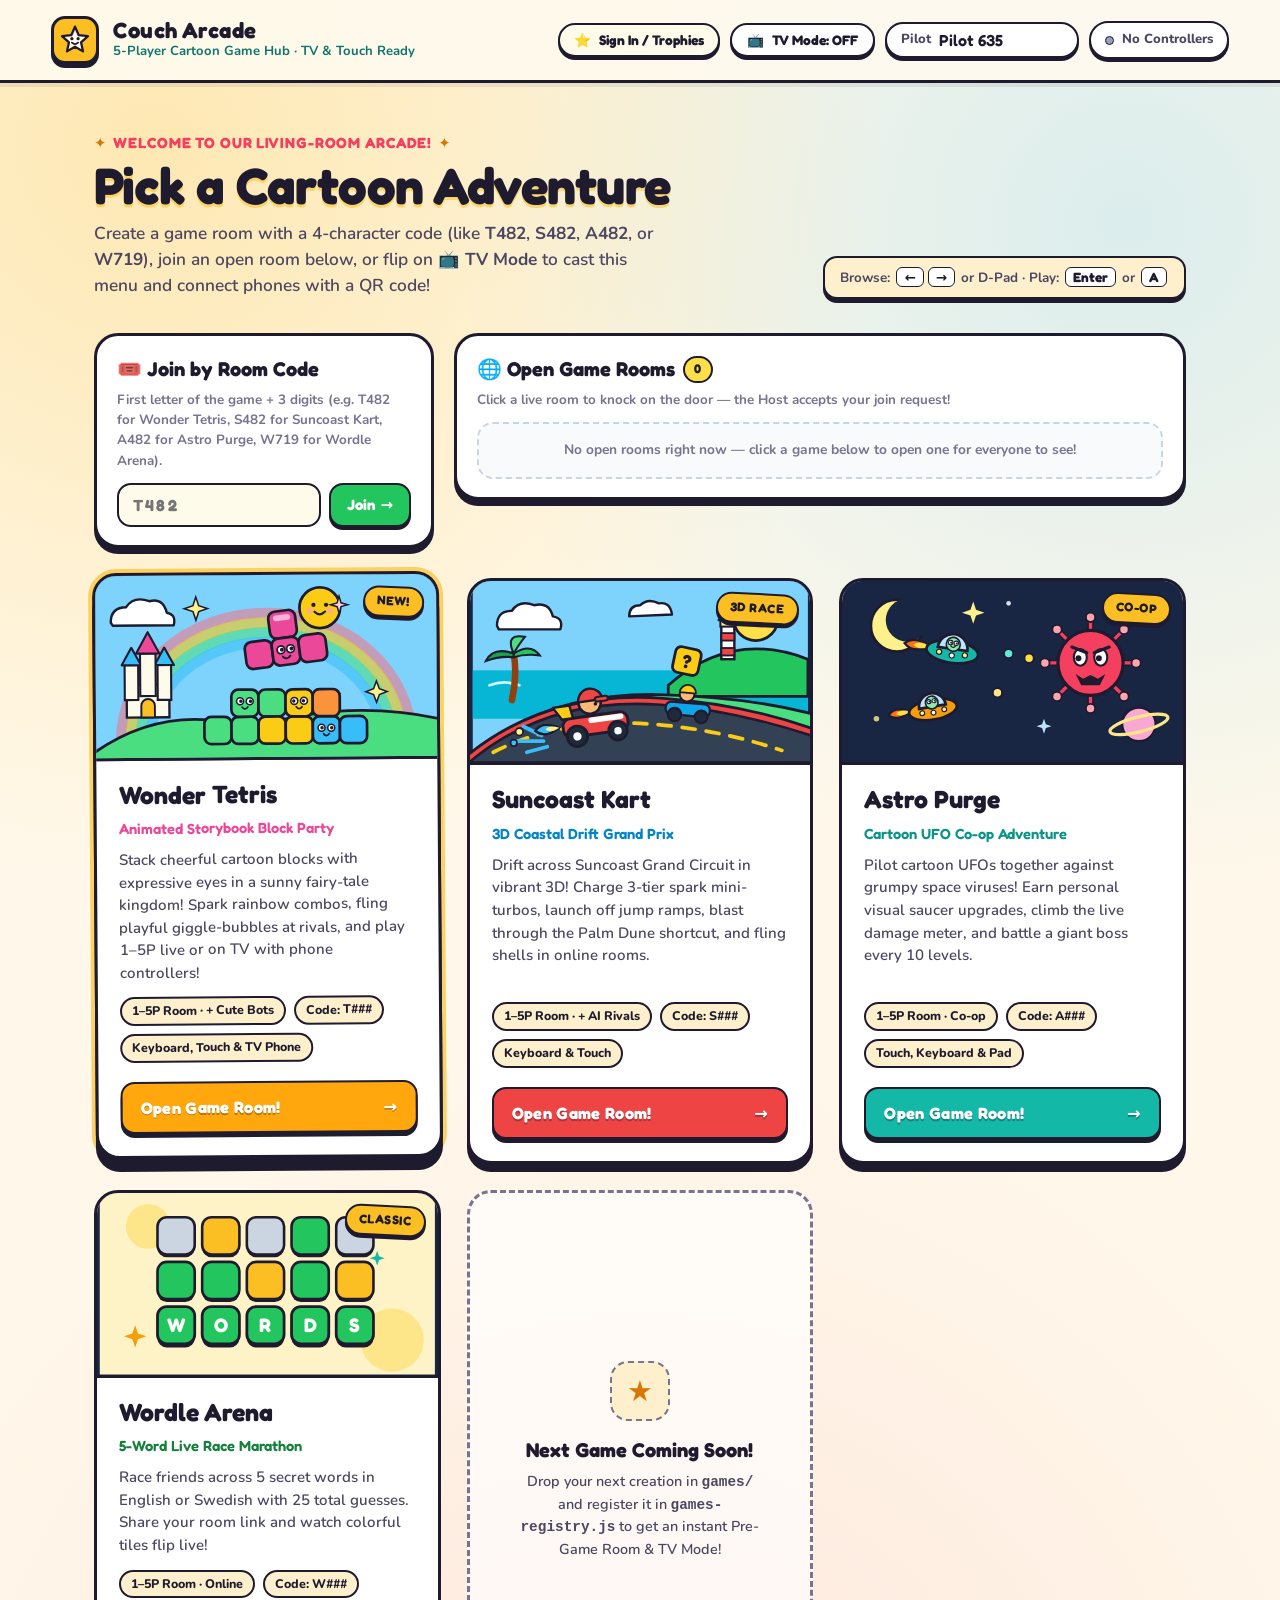
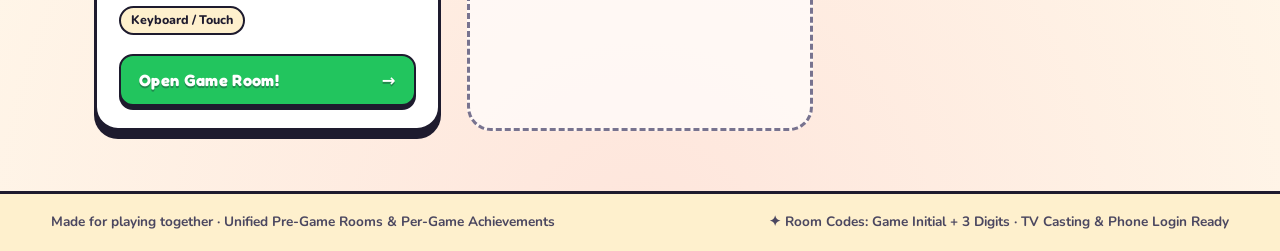
<file: index.html>
<!DOCTYPE html>
<html lang="en">
<head>
  <meta charset="UTF-8" />
  <meta name="viewport" content="width=device-width, initial-scale=1.0, viewport-fit=cover" />
  <title>Couch Arcade — Our Cartoon Game Hub</title>
  <meta name="description" content="A joyful retro-cartoon collection of 5-player couch & online games built for phones, laptops, and TV controllers." />
  <link rel="preconnect" href="https://fonts.googleapis.com" />
  <link rel="preconnect" href="https://fonts.gstatic.com" crossorigin />
  <link href="https://fonts.googleapis.com/css2?family=Fredoka:wght@600;700&family=Nunito:wght@600;700;800&display=swap" rel="stylesheet" />
  <link rel="stylesheet" href="hub.css" />
  <script>
    // Route ?room= links: new 4-char game codes (A123 / W456) -> unified room.html; legacy 6-char -> Wordle Arena
    (function () {
      const params = new URLSearchParams(window.location.search);
      if (params.has('room')) {
        const code = (params.get('room') || '').trim().toUpperCase();
        if (/^[A-Z]\d{3}$/.test(code)) {
          window.location.replace('room.html' + window.location.search);
        } else {
          window.location.replace('games/wordle-arena/index.html' + window.location.search);
        }
      }
    })();
  </script>
</head>
<body>
  <header class="hub-header">
    <div class="hub-brand">
      <div class="hub-logo" aria-hidden="true">
        <!-- Happy Vintage Cartoon Mascot Star -->
        <svg width="32" height="32" viewBox="0 0 36 36" fill="none" xmlns="http://www.w3.org/2000/svg">
          <path d="M18 3 L22.2 12.6 L32.6 13.7 L24.8 20.6 L27 30.8 L18 25.5 L9 30.8 L11.2 20.6 L3.4 13.7 L13.8 12.6 Z" fill="#fffbeb" stroke="#1e1b2e" stroke-width="2.6" stroke-linejoin="round"/>
          <circle cx="14.5" cy="16.5" r="1.8" fill="#1e1b2e"/>
          <circle cx="21.5" cy="16.5" r="1.8" fill="#1e1b2e"/>
          <path d="M14.5 21 Q18 24.2 21.5 21" stroke="#1e1b2e" stroke-width="2" stroke-linecap="round" fill="none"/>
        </svg>
      </div>
      <div class="hub-brand-text">
        <span class="hub-brand-name">Couch Arcade</span>
        <span class="hub-brand-sub">5-Player Cartoon Game Hub · TV &amp; Touch Ready</span>
      </div>
    </div>

    <div class="hub-status-bar">
      <button type="button" id="btn-hub-account" class="account-btn" title="Sign in, create an account, and view your per-game achievements">
        <span id="hub-acc-ava" aria-hidden="true">⭐</span>
        <span id="hub-acc-label">Sign In / Trophies</span>
      </button>
      <button type="button" id="btn-tv-mode" class="tv-mode-btn" title="Cast the Main Menu on your TV and scan with phones to connect players!">
        <span aria-hidden="true">📺</span>
        <span id="tv-mode-label">TV Mode: OFF</span>
      </button>
      <label class="hub-name-wrap" id="hub-name-label" title="Your display name in game rooms">
        <span>Pilot</span>
        <input type="text" id="hub-player-name" class="hub-name-input" maxlength="18" placeholder="Your name..." />
      </label>
      <div id="gamepad-status" class="status-chip" role="status" aria-live="polite">
        <span class="dot"></span>
        <span id="gamepad-status-text">No Controllers</span>
      </div>
    </div>
  </header>

  <!-- PHONE MAIN MENU CONTROLLER VIEW (Shown when a phone scans the TV Main Menu QR code!) -->
  <section id="phone-hub-shell" class="phone-hub-shell hidden" aria-label="Phone TV Main Menu Controller">
    <div class="phone-hub-card">
      <div style="display:flex; align-items:center; justify-content:space-between; gap:10px; flex-wrap:wrap;">
        <span class="tv-hub-kicker" style="margin:0;">📱 Phone TV Remote · Party <strong id="phone-party-code">----</strong></span>
        <span id="phone-hub-status" style="font-size:0.82rem; font-weight:800; color:#15803d;">Connecting...</span>
      </div>

      <!-- Step 1: Account Login / Sign Up / Guest before joining TV Main Menu -->
      <div id="phone-auth-step">
        <h2 style="margin:0 0 6px; font-family:'Fredoka',sans-serif; font-size:1.5rem;">Connect Your Phone to TV!</h2>
        <p style="margin:0 0 14px; font-size:0.9rem; font-weight:700; color:#5b5575;">
          Log into your Couch Arcade account (or create one) so your avatar shows up on the TV and every achievement saves to your profile!
        </p>

        <div id="phone-active-account-box" class="hidden" style="background:#fef9c3; border:2.5px solid #1e1b2e; border-radius:18px; padding:14px; margin-bottom:12px;">
          <div style="display:flex; align-items:center; gap:10px; margin-bottom:10px;">
            <span id="phone-active-ava" style="font-size:1.8rem;">🛸</span>
            <div>
              <div id="phone-active-name" style="font-family:'Fredoka',sans-serif; font-size:1.15rem; font-weight:700;">Pilot</div>
              <div id="phone-active-trophies" style="font-size:0.8rem; font-weight:800; color:#5b5575;">🏆 0 Achievements</div>
            </div>
          </div>
          <div style="display:flex; gap:8px; flex-wrap:wrap;">
            <button type="button" id="btn-phone-join-with-acc" class="join-code-btn" style="flex:1;">✅ Join TV Party!</button>
            <button type="button" id="btn-phone-switch-acc" class="tv-mode-btn">Switch Account</button>
          </div>
        </div>

        <div id="phone-no-account-box" style="display:flex; flex-direction:column; gap:10px;">
          <button type="button" id="btn-phone-open-login" class="join-code-btn" style="padding:12px 16px; font-size:1rem;">🔑 Sign In / Create Account</button>
          <div style="display:flex; gap:8px;">
            <input type="text" id="phone-guest-name" class="join-code-input" style="letter-spacing:normal; text-transform:none;" maxlength="18" placeholder="Or enter guest name..." />
            <button type="button" id="btn-phone-join-guest" class="tv-mode-btn" style="border-radius:14px;">Join as Guest</button>
          </div>
        </div>
      </div>

      <!-- Step 2: Connected to TV Main Menu -->
      <div id="phone-connected-step" class="hidden">
        <h2 style="margin:0 0 6px; font-family:'Fredoka',sans-serif; font-size:1.45rem;" id="phone-joined-heading">🎉 You're on the TV Main Menu!</h2>
        <p style="margin:0 0 12px; font-size:0.88rem; font-weight:700; color:#5b5575;" id="phone-joined-sub">
          Look up at the TV! When a game is picked, your phone will automatically enter the room as a controller.
        </p>

        <div id="phone-party-roster" class="tv-hub-players" style="margin-bottom:14px;"></div>

        <div id="phone-captain-picker" class="hidden">
          <div style="font-family:'Fredoka',sans-serif; font-size:0.95rem; font-weight:700; color:#d97706; margin-bottom:8px;">
            ★ Couch Captain — Pick a Game for the TV!
          </div>
          <div id="phone-hub-games" class="phone-hub-games"></div>
        </div>

        <div style="display:flex; gap:8px; margin-top:14px; flex-wrap:wrap;">
          <button type="button" id="btn-phone-edit-acc" class="tv-mode-btn">🏆 Account / Trophies</button>
          <a href="index.html" class="tv-mode-btn" style="text-decoration:none;">Leave TV Party</a>
        </div>
      </div>
    </div>
  </section>

  <!-- STANDARD & TV CAST MAIN MENU -->
  <main class="hub-main" id="hub-main">
    <!-- TV Main Menu Casting Banner (Visible when TV Mode is ON!) -->
    <section id="tv-hub-banner" class="tv-hub-banner hidden" aria-label="TV Main Menu Casting QR">
      <div id="tv-hub-qr" class="tv-hub-qr" aria-label="QR Code to connect phones to the Main Menu"></div>
      <div class="tv-hub-info">
        <div class="tv-hub-kicker">
          <span>📺 TV MAIN MENU CASTING</span>
          <span>·</span>
          <span id="tv-hub-status">Starting...</span>
        </div>
        <h2>Scan with Phones to Join the Couch Party!</h2>
        <p>
          Players scan this QR code, log into their account (or create one!), and appear right here on the TV Main Menu. Pick any game below and everyone moves into the game room together!
        </p>
        <div style="display:flex; gap:8px; flex-wrap:wrap; align-items:center;">
          <button type="button" id="btn-tv-copy-hub" class="tv-mode-btn">📋 Copy Phone Link</button>
          <button type="button" id="btn-tv-hub-fs" class="tv-mode-btn">⛶ TV Fullscreen</button>
          <span style="font-size:0.82rem; font-weight:800; color:#5b5575;">Party: <strong id="tv-hub-code">----</strong></span>
        </div>
        <div id="tv-hub-players" class="tv-hub-players"></div>
      </div>
    </section>

    <section class="hub-hero">
      <div class="hero-title-wrap">
        <div class="hero-kicker">
          <span class="sparkle-star" aria-hidden="true">✦</span>
          Welcome to Our Living-Room Arcade!
          <span class="sparkle-star" aria-hidden="true">✦</span>
        </div>
        <h1>Pick a Cartoon Adventure</h1>
        <p>
          Create a game room with a 4-character code (like <strong>T482</strong>, <strong>S482</strong>, <strong>A482</strong>, or <strong>W719</strong>), join an open room below, or flip on <strong>📺 TV Mode</strong> to cast this menu and connect phones with a QR code!
        </p>
      </div>
      <div class="nav-hint">
        Browse: <kbd>←</kbd><kbd>→</kbd> or D-Pad · Play: <kbd>Enter</kbd> or <kbd>A</kbd>
      </div>
    </section>

    <!-- Join by Code + Live Open Game Rooms Deck -->
    <section class="lounge-deck" aria-label="Join by Code and Open Game Rooms">
      <div class="lounge-card">
        <h2>🎟️ Join by Room Code</h2>
        <p class="lounge-sub">First letter of the game + 3 digits (e.g. <strong>T482</strong> for Wonder Tetris, <strong>S482</strong> for Suncoast Kart, <strong>A482</strong> for Astro Purge, <strong>W719</strong> for Wordle Arena).</p>
        <form id="join-code-form" class="join-code-form">
          <input type="text" id="hub-join-code" class="join-code-input" maxlength="6" placeholder="T482" autocomplete="off" />
          <button type="submit" id="btn-join-code" class="join-code-btn">Join →</button>
        </form>
        <div id="join-code-err" class="join-code-err hidden"></div>
      </div>

      <div class="lounge-card">
        <h2>
          <span>🌐 Open Game Rooms</span>
          <span id="open-rooms-count" class="open-room-code" style="font-size:0.78rem;">0</span>
        </h2>
        <p class="lounge-sub">Click a live room to knock on the door — the Host accepts your join request!</p>
        <div id="open-rooms-list" class="open-rooms-list"></div>
      </div>
    </section>

    <section id="games-grid" class="games-grid" aria-label="Available Games"></section>
  </main>

  <footer class="hub-footer">
    <span>Made for playing together · Unified Pre-Game Rooms &amp; Per-Game Achievements</span>
    <span>✦ Room Codes: Game Initial + 3 Digits · TV Casting &amp; Phone Login Ready</span>
  </footer>

  <script src="shared/qr.js"></script>
  <script src="shared/ws-relay.js"></script>
  <script src="shared/accounts.js"></script>
  <script src="shared/room-sync.js"></script>
  <script src="games-registry.js"></script>
  <script src="shared/lounge.js"></script>
  <script>
    (function () {
      const params = new URLSearchParams(window.location.search);
      const hubPartyCodeParam = (params.get('hub') || '').trim().toUpperCase();
      const isPhoneHubMode = Boolean(hubPartyCodeParam && params.get('phone') === '1');

      const grid = document.getElementById('games-grid');
      const statusChip = document.getElementById('gamepad-status');
      const statusText = document.getElementById('gamepad-status-text');
      const nameInput = document.getElementById('hub-player-name');
      const nameLabel = document.getElementById('hub-name-label');
      const tvModeBtn = document.getElementById('btn-tv-mode');
      const tvModeLabel = document.getElementById('tv-mode-label');
      const btnHubAccount = document.getElementById('btn-hub-account');
      const hubAccAva = document.getElementById('hub-acc-ava');
      const hubAccLabel = document.getElementById('hub-acc-label');
      const hubMain = document.getElementById('hub-main');

      const tvHubBanner = document.getElementById('tv-hub-banner');
      const tvHubQr = document.getElementById('tv-hub-qr');
      const tvHubStatus = document.getElementById('tv-hub-status');
      const tvHubCode = document.getElementById('tv-hub-code');
      const tvHubPlayers = document.getElementById('tv-hub-players');
      const btnTvCopyHub = document.getElementById('btn-tv-copy-hub');
      const btnTvHubFs = document.getElementById('btn-tv-hub-fs');

      const joinCodeForm = document.getElementById('join-code-form');
      const joinCodeInput = document.getElementById('hub-join-code');
      const joinCodeErr = document.getElementById('join-code-err');
      const openRoomsList = document.getElementById('open-rooms-list');
      const openRoomsCount = document.getElementById('open-rooms-count');

      const games = window.GAME_HUB_REGISTRY || [];

      function escapeHtml(s) {
        return String(s || '').replace(/[&<>"']/g, (m) => ({
          '&': '&amp;', '<': '&lt;', '>': '&gt;', '"': '&quot;', "'": '&#39;',
        }[m]));
      }

      // ---- Account Header Sync ----
      function syncHeaderAccount() {
        const acc = window.CouchAccounts ? window.CouchAccounts.getActiveAccount() : null;
        if (acc) {
          const trophies = window.CouchAccounts.getTrophyCount(acc);
          hubAccAva.textContent = acc.avatar;
          hubAccLabel.textContent = `${acc.username} · 🏆 ${trophies}`;
          if (nameInput) nameInput.value = acc.username;
        } else {
          hubAccAva.textContent = '⭐';
          hubAccLabel.textContent = 'Sign In / Trophies';
          if (window.CouchRoom && nameInput && !nameInput.value) {
            nameInput.value = window.CouchRoom.getSavedPlayerName();
          }
        }
      }

      if (btnHubAccount && window.CouchAccounts) {
        btnHubAccount.addEventListener('click', () => {
          window.CouchAccounts.openAccountModal({
            title: '⭐ Couch Arcade Account & Trophies',
            onAuth: () => syncHeaderAccount(),
            onClose: () => syncHeaderAccount(),
          });
        });
        window.CouchAccounts.onChange(() => syncHeaderAccount());
      }

      if (window.CouchRoom && nameInput) {
        nameInput.value = window.CouchRoom.getSavedPlayerName();
        nameInput.addEventListener('input', () => {
          window.CouchRoom.savePlayerName(nameInput.value);
        });
      }
      syncHeaderAccount();

      // =========================================================================
      // MODE A: PHONE MAIN MENU CONTROLLER (?hub=H###&phone=1)
      // =========================================================================
      if (isPhoneHubMode) {
        hubMain.classList.add('hidden');
        tvModeBtn.classList.add('hidden');
        if (nameLabel) nameLabel.classList.add('hidden');
        const phoneShell = document.getElementById('phone-hub-shell');
        phoneShell.classList.remove('hidden');

        const phonePartyCode = document.getElementById('phone-party-code');
        const phoneHubStatus = document.getElementById('phone-hub-status');
        const phoneAuthStep = document.getElementById('phone-auth-step');
        const phoneConnectedStep = document.getElementById('phone-connected-step');
        const phoneActiveBox = document.getElementById('phone-active-account-box');
        const phoneNoAccBox = document.getElementById('phone-no-account-box');
        const phoneActiveAva = document.getElementById('phone-active-ava');
        const phoneActiveName = document.getElementById('phone-active-name');
        const phoneActiveTrophies = document.getElementById('phone-active-trophies');
        const btnJoinWithAcc = document.getElementById('btn-phone-join-with-acc');
        const btnSwitchAcc = document.getElementById('btn-phone-switch-acc');
        const btnOpenLogin = document.getElementById('btn-phone-open-login');
        const phoneGuestName = document.getElementById('phone-guest-name');
        const btnJoinGuest = document.getElementById('btn-phone-join-guest');
        const phonePartyRoster = document.getElementById('phone-party-roster');
        const phoneCaptainPicker = document.getElementById('phone-captain-picker');
        const phoneHubGames = document.getElementById('phone-hub-games');
        const btnPhoneEditAcc = document.getElementById('btn-phone-edit-acc');

        phonePartyCode.textContent = hubPartyCodeParam;
        phoneGuestName.value = window.CouchRoom ? window.CouchRoom.getSavedPlayerName() : '';

        let joinedParty = false;

        const guest = new window.CouchLounge.HubPartyGuest({
          partyCode: hubPartyCodeParam,
          onStatusChange: (st, label) => {
            phoneHubStatus.textContent = label;
            phoneHubStatus.style.color = st === 'ok' ? '#15803d' : '#b45309';
          },
          onPlayersChange: (players) => {
            const amIn = players.some((p) => p.id === guest.myId);
            if (amIn) {
              joinedParty = true;
              phoneAuthStep.classList.add('hidden');
              phoneConnectedStep.classList.remove('hidden');
            }
            phonePartyRoster.innerHTML = players.map((p, idx) => `
              <div class="tv-player-chip">
                <span>${escapeHtml(p.avatar || '🛸')}</span>
                <span>${escapeHtml(p.name)}</span>
                ${idx === 0 ? '<span style="color:#d97706; font-size:0.78rem;">★ CAPTAIN</span>' : ''}
                ${p.accountHandle ? `<span style="color:#15803d; font-size:0.78rem;">🏆${p.trophyCount || 0}</span>` : ''}
              </div>
            `).join('');

            const isCaptain = players.length > 0 && players[0].id === guest.myId;
            phoneCaptainPicker.classList.toggle('hidden', !isCaptain);
          },
          onGotoRoom: ({ gameId, roomCode }) => {
            const url = new URL('room.html', window.location.href);
            url.searchParams.set('game', gameId);
            url.searchParams.set('room', roomCode);
            url.searchParams.set('controller', '1');
            url.searchParams.set('party', '1');
            window.location.href = url.toString();
          },
          onKicked: () => {
            phoneAuthStep.classList.add('hidden');
            phoneConnectedStep.classList.remove('hidden');
            document.getElementById('phone-joined-heading').textContent = '👋 Removed from TV Party';
            document.getElementById('phone-joined-sub').textContent = 'You were removed from the TV Main Menu.';
            phoneCaptainPicker.classList.add('hidden');
          },
          onFull: () => {
            phoneHubStatus.textContent = 'TV Party Full (5/5)';
            phoneHubStatus.style.color = '#be123c';
          },
        });

        guest.connect();

        function syncPhoneAuthCard() {
          const acc = window.CouchAccounts ? window.CouchAccounts.getActiveAccount() : null;
          if (acc) {
            const tr = window.CouchAccounts.getTrophyCount(acc);
            phoneActiveBox.classList.remove('hidden');
            phoneNoAccBox.classList.add('hidden');
            phoneActiveAva.textContent = acc.avatar;
            phoneActiveName.textContent = acc.username;
            phoneActiveTrophies.textContent = `🏆 ${tr} Achievements`;
            if (joinedParty) {
              guest.sendJoin({ name: acc.username, avatar: acc.avatar, accountHandle: acc.handle, trophyCount: tr });
            }
          } else {
            phoneActiveBox.classList.add('hidden');
            phoneNoAccBox.classList.remove('hidden');
          }
        }

        function joinNowWithActiveAccount() {
          const acc = window.CouchAccounts ? window.CouchAccounts.getActiveAccount() : null;
          if (!acc) return;
          guest.sendJoin({
            name: acc.username,
            avatar: acc.avatar,
            accountHandle: acc.handle,
            trophyCount: window.CouchAccounts.getTrophyCount(acc),
          });
          joinedParty = true;
          phoneAuthStep.classList.add('hidden');
          phoneConnectedStep.classList.remove('hidden');
        }

        function openPhoneAccountModal(tab) {
          window.CouchAccounts.openAccountModal({
            title: '📱 Sign In for TV Party',
            tab,
            showGuestButton: false,
            closeOnAuth: true,
            remoteLookupFn: (u, p) => guest.lookupRemoteAccount(u, p),
            onAuth: () => {
              syncHeaderAccount();
              syncPhoneAuthCard();
              joinNowWithActiveAccount();
            },
          });
        }

        btnJoinWithAcc.addEventListener('click', joinNowWithActiveAccount);
        btnSwitchAcc.addEventListener('click', () => openPhoneAccountModal('login'));
        btnOpenLogin.addEventListener('click', () => openPhoneAccountModal());
        btnPhoneEditAcc.addEventListener('click', () => openPhoneAccountModal('profile'));

        btnJoinGuest.addEventListener('click', () => {
          const nm = (phoneGuestName.value || '').trim() || 'Couch Guest';
          if (window.CouchRoom) window.CouchRoom.savePlayerName(nm);
          guest.sendJoin({ name: nm, avatar: '🎮', accountHandle: '', trophyCount: 0 });
          joinedParty = true;
          phoneAuthStep.classList.add('hidden');
          phoneConnectedStep.classList.remove('hidden');
        });

        // Captain game picker buttons
        phoneHubGames.innerHTML = '';
        games.forEach((g) => {
          const btn = document.createElement('button');
          btn.type = 'button';
          btn.className = 'phone-pick-game-btn';
          btn.dataset.gameId = g.id;
          const icon = (g.roomFlair && g.roomFlair.icon) || '🎮';
          btn.innerHTML = `
            <span>${icon} ${escapeHtml(g.title)}</span>
            <span style="font-size:0.86rem; color:${g.accent};">Open Room →</span>
          `;
          btn.addEventListener('click', () => {
            guest.pickGame(g.id);
          });
          phoneHubGames.appendChild(btn);
        });

        syncPhoneAuthCard();
        return;
      }

      // =========================================================================
      // MODE B: STANDARD & TV CASTING MAIN MENU
      // =========================================================================
      let tvMode = sessionStorage.getItem('couch_arcade_tv_mode') === '1' || params.get('tv') === '1';
      let hubPartyHost = null;

      function buildRoomLaunchUrl(game, customCode) {
        const code = customCode || window.CouchGames.generateRoomCode(game);
        const url = new URL('room.html', window.location.href);
        url.searchParams.set('game', game.id);
        url.searchParams.set('room', code);
        url.searchParams.set('host', '1');
        if (tvMode) url.searchParams.set('tv', '1');
        return url.toString();
      }

      function launchGameRoom(game) {
        if (window.CouchRoom && nameInput) {
          window.CouchRoom.savePlayerName(nameInput.value);
        }
        const code = window.CouchGames.generateRoomCode(game);
        const targetUrl = buildRoomLaunchUrl(game, code);

        if (tvMode && hubPartyHost && hubPartyHost.getOrderedPlayers().length > 0) {
          hubPartyHost.dispatchPartyToRoom({ gameId: game.id, roomCode: code });
          setTimeout(() => {
            window.location.href = targetUrl;
          }, 280);
          return;
        }
        window.location.href = targetUrl;
      }

      function renderTvHubPlayers(players) {
        tvHubPlayers.innerHTML = '';
        for (let i = 0; i < 5; i++) {
          const p = players[i];
          const chip = document.createElement('div');
          if (p) {
            chip.className = 'tv-player-chip';
            chip.innerHTML = `
              <span>${escapeHtml(p.avatar || '🛸')}</span>
              <span>${escapeHtml(p.name)}</span>
              ${i === 0 ? '<span style="color:#d97706; font-size:0.78rem;">★ CAPTAIN</span>' : ''}
              ${p.accountHandle ? `<span style="color:#15803d; font-size:0.76rem;">🏆${p.trophyCount || 0}</span>` : ''}
              <button type="button" class="tv-chip-kick" data-kick="${escapeHtml(p.id)}" title="Remove player">✕</button>
            `;
            chip.querySelector('.tv-chip-kick').addEventListener('click', () => {
              if (hubPartyHost) hubPartyHost.kickPlayer(p.id);
            });
          } else {
            chip.className = 'tv-player-chip empty';
            chip.textContent = `Slot ${i + 1} · Scan QR`;
          }
          tvHubPlayers.appendChild(chip);
        }
      }

      function startTvHubParty() {
        if (hubPartyHost) return;
        hubPartyHost = new window.CouchLounge.HubPartyHost({
          onStatusChange: (st, label) => {
            tvHubStatus.textContent = label;
          },
          onPlayersChange: (players) => {
            renderTvHubPlayers(players);
          },
          onCaptainPickGame: (gameId) => {
            const g = window.CouchGames.getById(gameId);
            if (g) launchGameRoom(g);
          },
        });
        tvHubCode.textContent = hubPartyHost.partyCode;
        renderTvHubPlayers([]);
        const joinUrl = hubPartyHost.getJoinUrl();
        if (window.CouchQR && window.CouchQR.renderSvg) {
          tvHubQr.innerHTML = window.CouchQR.renderSvg(joinUrl, { fg: '#1e1b2e', bg: '#ffffff', quiet: 3 });
        }
        hubPartyHost.start();
      }

      function stopTvHubParty() {
        if (hubPartyHost) {
          hubPartyHost.destroy();
          hubPartyHost = null;
        }
      }

      btnTvCopyHub.addEventListener('click', async () => {
        if (!hubPartyHost) return;
        const url = hubPartyHost.getJoinUrl();
        try {
          await navigator.clipboard.writeText(url);
          btnTvCopyHub.textContent = '✓ Phone Link Copied!';
          setTimeout(() => (btnTvCopyHub.textContent = '📋 Copy Phone Link'), 1800);
        } catch (e) {
          window.prompt('Phone join link:', url);
        }
      });

      btnTvHubFs.addEventListener('click', () => {
        const docEl = document.documentElement;
        if (document.fullscreenElement) document.exitFullscreen().catch(() => {});
        else if (docEl.requestFullscreen) docEl.requestFullscreen().catch(() => {});
      });

      // ---- Join by Code Form (First letter of game + 3 digits, e.g. A482 / W719) ----
      joinCodeForm.addEventListener('submit', (e) => {
        e.preventDefault();
        const code = (joinCodeInput.value || '').trim().toUpperCase().replace(/[^A-Z0-9]/g, '');
        if (!code) {
          joinCodeErr.textContent = 'Enter a room code like A482 or W719!';
          joinCodeErr.classList.remove('hidden');
          return;
        }
        if (window.CouchRoom && nameInput) {
          window.CouchRoom.savePlayerName(nameInput.value);
        }
        const matchedGame = window.CouchGames.getByCode(code);
        if (window.CouchGames.isValidGameCode(code) && matchedGame) {
          joinCodeErr.classList.add('hidden');
          const url = new URL('room.html', window.location.href);
          url.searchParams.set('game', matchedGame.id);
          url.searchParams.set('room', code);
          window.location.href = url.toString();
          return;
        }
        // Fallback for legacy 6-character Wordle Arena codes
        if (code.length === 6) {
          joinCodeErr.classList.add('hidden');
          window.location.href = `games/wordle-arena/index.html?room=${code}`;
          return;
        }
        const prefixes = games.map((g) => `${window.CouchGames.getPrefix(g)}### (${g.title})`).join(' or ');
        joinCodeErr.textContent = `Use format ${prefixes}!`;
        joinCodeErr.classList.remove('hidden');
      });

      // ---- Live Open Game Rooms Directory ----
      function renderOpenRooms(rooms) {
        openRoomsCount.textContent = String(rooms.length);
        openRoomsList.innerHTML = '';
        if (!rooms.length) {
          openRoomsList.innerHTML = `
            <div class="open-rooms-empty" style="grid-column: 1 / -1;">
              No open rooms right now — click a game below to open one for everyone to see!
            </div>
          `;
          return;
        }
        rooms.forEach((r) => {
          const item = document.createElement('div');
          item.className = 'open-room-item';
          item.dataset.roomCode = r.code;
          item.innerHTML = `
            <div class="open-room-top">
              <span class="open-room-game"><span>${escapeHtml(r.gameIcon || '🎮')}</span><span>${escapeHtml(r.gameTitle || r.gameId)}</span></span>
              <span class="open-room-code">${escapeHtml(r.code)}</span>
            </div>
            <div class="open-room-meta">
              ${escapeHtml(r.hostAvatar || '🛸')} Host: <strong>${escapeHtml(r.hostName || 'Host')}</strong> · ${r.playerCount || 0}/${r.maxPlayers || 5} Players${r.tvMode ? ' · 📺 TV' : ''}
            </div>
            <button type="button" class="open-room-join-btn">🚪 Request to Join</button>
          `;
          item.querySelector('.open-room-join-btn').addEventListener('click', () => {
            if (window.CouchRoom && nameInput) {
              window.CouchRoom.savePlayerName(nameInput.value);
            }
            const url = new URL('room.html', window.location.href);
            url.searchParams.set('game', r.gameId);
            url.searchParams.set('room', r.code);
            url.searchParams.set('joinreq', '1');
            window.location.href = url.toString();
          });
          openRoomsList.appendChild(item);
        });
      }

      if (window.CouchLounge) {
        const loungeWatcher = new window.CouchLounge.LoungeClient({
          onRoomsChange: (rooms) => renderOpenRooms(rooms),
        });
        loungeWatcher.start();
      } else {
        renderOpenRooms([]);
      }

      // ---- Game Cards ----
      let focusIndex = 0;
      const cards = [];

      function syncTvModeUI() {
        if (tvModeBtn) tvModeBtn.classList.toggle('active', tvMode);
        if (tvModeLabel) tvModeLabel.textContent = tvMode ? 'TV Mode: ON' : 'TV Mode: OFF';
        tvHubBanner.classList.toggle('hidden', !tvMode);
        if (tvMode) startTvHubParty();
        else stopTvHubParty();

        cards.forEach((c, i) => {
          const ctaSpan = c.querySelector('.game-cta-text');
          if (ctaSpan) {
            ctaSpan.textContent = tvMode ? '📺 Open Room on TV!' : 'Open Game Room!';
          }
          if (games[i]) c.href = buildRoomLaunchUrl(games[i]);
        });
      }

      if (tvModeBtn) {
        tvModeBtn.addEventListener('click', () => {
          tvMode = !tvMode;
          try { sessionStorage.setItem('couch_arcade_tv_mode', tvMode ? '1' : '0'); } catch (e) {}
          syncTvModeUI();
        });
      }

      games.forEach((game, idx) => {
        const card = document.createElement('a');
        card.href = buildRoomLaunchUrl(game);
        card.id = 'game-card-' + game.id;
        card.className = 'game-card';
        card.dataset.index = String(idx);

        let statHtml = '';
        if (game.statKey && game.formatStat) {
          const raw = localStorage.getItem(game.statKey);
          const formatted = raw ? game.formatStat(raw) : null;
          if (formatted) {
            statHtml = `<div class="game-stat">${formatted}</div>`;
          }
        }

        const prefix = window.CouchGames.getPrefix(game);
        card.innerHTML = `
          <div class="game-art">
            ${game.artSvg}
            ${game.badge ? `<span class="game-badge">${game.badge}</span>` : ''}
          </div>
          <div class="game-body">
            <div class="game-title-row">
              <h2 class="game-title">${game.title}</h2>
            </div>
            <div class="game-tagline" style="color: ${game.accent}">${game.tagline}</div>
            <p class="game-desc">${game.description}</p>
            <div class="game-meta">
              <span class="meta-tag">${game.players}</span>
              <span class="meta-tag">Code: ${prefix}###</span>
              <span class="meta-tag">${game.input}</span>
            </div>
            ${statHtml}
            <div class="game-cta" style="background: ${game.ctaBg || game.accent}">
              <span class="game-cta-text">Open Game Room!</span>
              <span aria-hidden="true">→</span>
            </div>
          </div>
        `;

        card.addEventListener('click', (e) => {
          e.preventDefault();
          launchGameRoom(game);
        });
        card.addEventListener('mouseenter', () => setFocused(idx));
        card.addEventListener('focus', () => setFocused(idx));
        grid.appendChild(card);
        cards.push(card);
      });

      syncTvModeUI();

      // Cheerful "Next Adventure Slot" card
      const nextSlot = document.createElement('div');
      nextSlot.className = 'game-card coming-soon';
      nextSlot.innerHTML = `
        <div class="coming-soon-icon" aria-hidden="true">★</div>
        <h3>Next Game Coming Soon!</h3>
        <p>Drop your next creation in <code>games/</code> and register it in <code>games-registry.js</code> to get an instant Pre-Game Room &amp; TV Mode!</p>
      `;
      grid.appendChild(nextSlot);

      function setFocused(idx) {
        if (!cards.length) return;
        focusIndex = ((idx % cards.length) + cards.length) % cards.length;
        cards.forEach((c, i) => {
          c.dataset.focused = i === focusIndex ? 'true' : 'false';
        });
      }

      if (cards.length) setFocused(0);

      // Keyboard navigation for TV / Couch
      window.addEventListener('keydown', (e) => {
        if (!cards.length) return;
        if (document.activeElement && document.activeElement.tagName === 'INPUT') return;
        if (document.getElementById('ca-account-modal')) return;
        if (e.key === 'ArrowRight' || e.key === 'ArrowDown' || e.key === 'd' || e.key === 'D') {
          e.preventDefault();
          setFocused(focusIndex + 1);
          cards[focusIndex].focus();
        } else if (e.key === 'ArrowLeft' || e.key === 'ArrowUp' || e.key === 'a' || e.key === 'A') {
          e.preventDefault();
          setFocused(focusIndex - 1);
          cards[focusIndex].focus();
        } else if (e.key === 'Enter' || e.key === ' ') {
          if (document.activeElement && (document.activeElement.classList.contains('game-card') || document.activeElement.tagName === 'BUTTON')) {
            return;
          }
          e.preventDefault();
          launchGameRoom(games[focusIndex]);
        }
      });

      // Gamepad API polling for controller status & menu navigation
      let lastMoveTime = 0;
      let prevConfirm = false;

      function updateGamepadStatus() {
        const pads = navigator.getGamepads ? Array.from(navigator.getGamepads()).filter(Boolean) : [];
        if (pads.length === 0) {
          statusChip.classList.remove('connected');
          statusText.textContent = 'No Controllers';
        } else {
          statusChip.classList.add('connected');
          statusText.textContent =
            pads.length === 1 ? '1 Controller Ready!' : `${pads.length} Controllers Ready!`;
        }
        return pads;
      }

      function pollGamepads(ts) {
        const pads = updateGamepadStatus();
        if (pads.length > 0 && cards.length > 0 && !document.getElementById('ca-account-modal')) {
          const gp = pads[0];
          const ax = gp.axes && gp.axes.length > 0 ? gp.axes[0] : 0;
          const left = ax < -0.5 || (gp.buttons[14] && gp.buttons[14].pressed);
          const right = ax > 0.5 || (gp.buttons[15] && gp.buttons[15].pressed);
          const confirm = (gp.buttons[0] && gp.buttons[0].pressed) || (gp.buttons[9] && gp.buttons[9].pressed);

          if ((left || right) && ts - lastMoveTime > 240) {
            setFocused(focusIndex + (right ? 1 : -1));
            cards[focusIndex].focus();
            lastMoveTime = ts;
          }
          if (confirm && !prevConfirm) {
            launchGameRoom(games[focusIndex]);
          }
          prevConfirm = Boolean(confirm);
        }
        requestAnimationFrame(pollGamepads);
      }

      window.addEventListener('gamepadconnected', updateGamepadStatus);
      window.addEventListener('gamepaddisconnected', updateGamepadStatus);
      requestAnimationFrame(pollGamepads);
    })();
  </script>
</body>
</html>
</file>
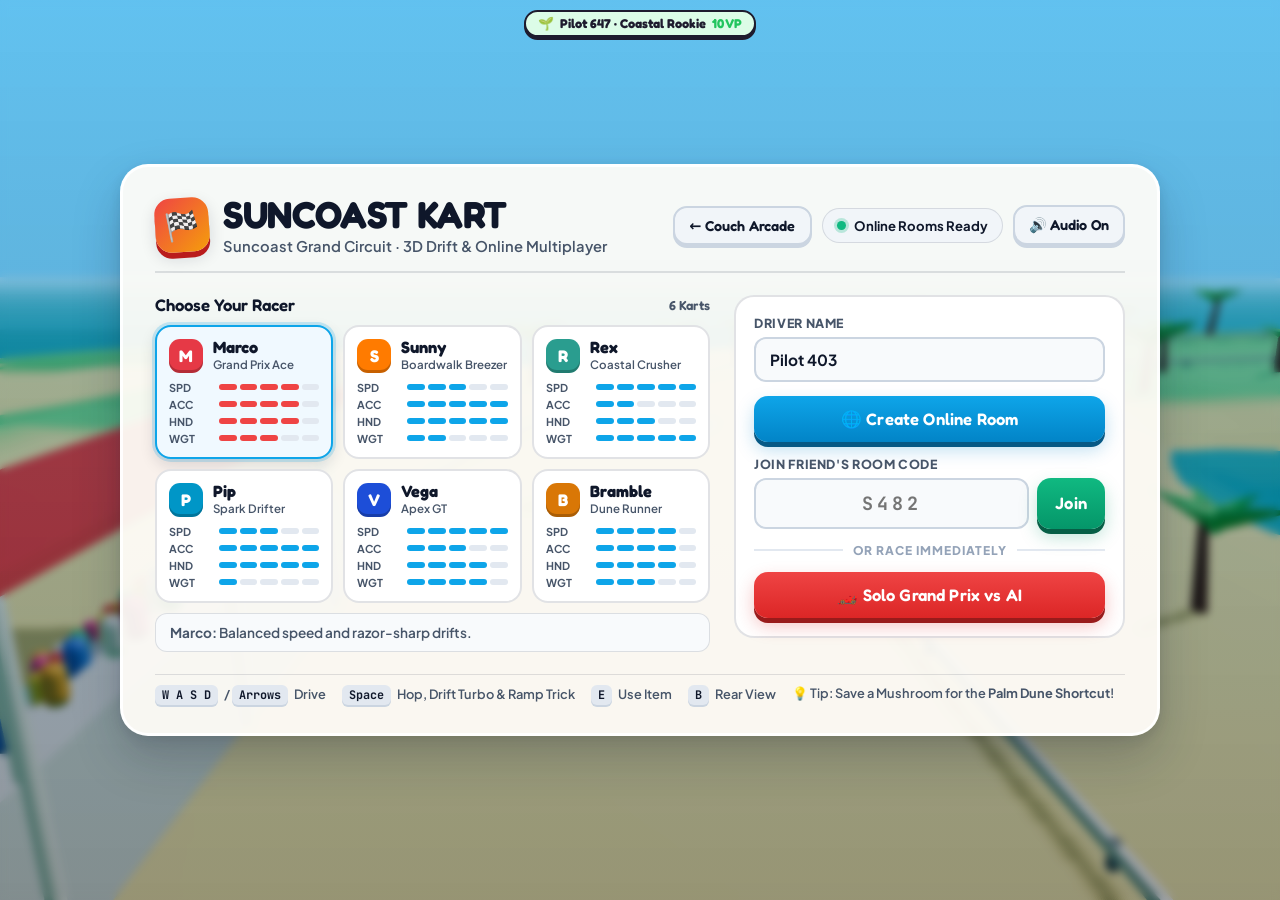
<file: games/suncoast-kart/index.html>
<!doctype html>
<html lang="en">
  <head>
    <meta charset="UTF-8" />
    <meta name="viewport" content="width=device-width, initial-scale=1.0, maximum-scale=1.0, user-scalable=no, viewport-fit=cover" />
    <title>Suncoast Kart — 3D Online Arcade Kart Racer</title>
    <meta
      name="description"
      content="Race across Suncoast Grand Circuit in a vibrant 3D low-poly kart racer with drift mini-turbos, item boxes, jump tricks, shortcuts, and online multiplayer rooms."
    />
    <link rel="preconnect" href="https://fonts.googleapis.com" />
    <link rel="preconnect" href="https://fonts.gstatic.com" crossorigin />
    <link
      href="https://fonts.googleapis.com/css2?family=Fredoka:wght@500;600;700&family=JetBrains+Mono:wght@600;700&family=Plus+Jakarta+Sans:wght@500;600;700;800&display=swap"
      rel="stylesheet"
    />
    <script>
      if (new URLSearchParams(window.location.search).get('autostart') === '1') {
        document.documentElement.classList.add('autostart-boot');
      }
    </script>
    <script src="../../shared/ws-relay.js"></script>
    <script src="../../shared/accounts.js"></script>
    <script src="../../shared/room-sync.js"></script>
    <script type="module" crossorigin src="./assets/index-DcIiVWyl.js"></script>
    <link rel="stylesheet" crossorigin href="./assets/index-DXxdBxG8.css">
    <style>
      .touch-controls,
      .touch-controls button,
      #touch-left,
      #touch-right,
      #touch-drift,
      #touch-item {
        touch-action: none;
        user-select: none;
        -webkit-user-select: none;
        -webkit-touch-callout: none;
        overscroll-behavior: none;
      }
    </style>
  </head>
  <body>
    <div id="boot-splash" class="boot-splash" aria-live="polite">
      <div class="boot-splash-card">
        <div class="boot-splash-icon">🏎️</div>
        <h2>Revving Engines...</h2>
        <p>Syncing karts on Suncoast Grand Circuit!</p>
      </div>
    </div>
    <main id="app">
      <div id="canvas-mount" aria-label="3D Kart Race Viewport"></div>
      <div id="ui-root"></div>
      <div id="sk-vet-pill" style="position:fixed; top:max(10px, env(safe-area-inset-top)); left:50%; transform:translateX(-50%); z-index:45; display:none; align-items:center; gap:6px; padding:4px 12px; border-radius:999px; background:#fffbeb; color:#1e1b2e; border:2.5px solid #1e1b2e; box-shadow:0 3px 0 #1e1b2e; font-family:'Fredoka',system-ui,sans-serif; font-size:0.8rem; font-weight:700; pointer-events:none;"></div>
    </main>
    <script>
      (function () {
        if (!window.CouchAccounts || !window.CouchAccounts.startVeteranSession) return;
        const pill = document.getElementById('sk-vet-pill');
        function renderVet(rank) {
          if (!pill || !rank) return;
          const prof = window.CouchAccounts.getPublicProfile('suncoast-kart');
          const name = (prof && prof.username) || (window.CouchRoom && window.CouchRoom.getSavedPlayerName()) || 'Racer';
          pill.style.display = 'inline-flex';
          pill.style.background = rank.bg || '#fffbeb';
          pill.innerHTML = '<span>' + rank.badge + '</span><span>' + name + ' · ' + rank.title + '</span><span style="color:' + rank.color + ';">' + rank.points + ' VP</span>';
        }
        renderVet(window.CouchAccounts.getVeteranStats('suncoast-kart'));
        window.CouchAccounts.startVeteranSession(
          'suncoast-kart',
          () => document.visibilityState === 'visible',
          { onUpdate: renderVet }
        );
      })();
    </script>
  </body>
</html>
</file>
<file: hub.css>
/* ==========================================================================
   COUCH ARCADE — Happy Retro-Disney Storybook Game Hub Theme
   Warm vintage cream palette, thick cartoon ink borders, bouncy interactions
   ========================================================================== */

:root {
  --bg-cream: #fff8ea;
  --bg-sun: #fef0cd;
  --card-white: #ffffff;
  --ink: #1e1b2e;
  --ink-soft: #4b4760;
  --ink-muted: #78738f;
  --gold: #fbbf24;
  --gold-deep: #d97706;
  --coral: #f43f5e;
  --teal: #14b8a6;
  --teal-deep: #0f766e;
  --sky: #38bdf8;
  --mint: #22c55e;
  --radius-xl: 24px;
  --radius-lg: 18px;
  --radius-md: 14px;
  --radius-sm: 10px;
}

*,
*::before,
*::after {
  box-sizing: border-box;
  margin: 0;
  padding: 0;
}

html,
body {
  min-height: 100%;
  background: var(--bg-cream);
  color: var(--ink);
  font-family: "Nunito", -apple-system, BlinkMacSystemFont, "Segoe UI", Roboto, sans-serif;
  line-height: 1.5;
  -webkit-font-smoothing: antialiased;
  touch-action: manipulation;
}

body {
  background-image:
    radial-gradient(circle at 12% 8%, rgba(251, 191, 36, 0.28), transparent 36%),
    radial-gradient(circle at 88% 12%, rgba(56, 189, 248, 0.18), transparent 34%),
    radial-gradient(circle at 50% 100%, rgba(244, 63, 94, 0.1), transparent 42%);
  display: flex;
  flex-direction: column;
}

/* Header Marquee */
.hub-header {
  display: flex;
  align-items: center;
  justify-content: space-between;
  gap: 16px;
  flex-wrap: wrap;
  padding: 16px clamp(18px, 4vw, 52px);
  background: rgba(255, 250, 238, 0.92);
  border-bottom: 3px solid var(--ink);
  box-shadow: 0 4px 0 rgba(30, 27, 46, 0.08);
  backdrop-filter: blur(10px);
  position: sticky;
  top: 0;
  z-index: 20;
}

.hub-brand {
  display: flex;
  align-items: center;
  gap: 14px;
}

.hub-logo {
  width: 48px;
  height: 48px;
  border-radius: 14px;
  background: var(--gold);
  border: 3px solid var(--ink);
  box-shadow: 0 4px 0 var(--ink);
  display: grid;
  place-items: center;
  flex-shrink: 0;
  animation: gentleBob 3.2s ease-in-out infinite;
}

@keyframes gentleBob {
  0%, 100% { transform: translateY(0) rotate(-3deg); }
  50% { transform: translateY(-3px) rotate(3deg); }
}

.hub-brand-text {
  display: flex;
  flex-direction: column;
}

.hub-brand-name {
  font-family: "Fredoka", system-ui, sans-serif;
  font-size: 1.38rem;
  font-weight: 700;
  letter-spacing: 0.02em;
  color: var(--ink);
  line-height: 1.1;
}

.hub-brand-sub {
  font-size: 0.82rem;
  font-weight: 700;
  color: var(--teal-deep);
}

.hub-status-bar {
  display: flex;
  align-items: center;
  gap: 10px;
  flex-wrap: wrap;
}

.hub-name-wrap {
  display: inline-flex;
  align-items: center;
  gap: 8px;
  padding: 6px 14px;
  border-radius: 999px;
  background: var(--card-white);
  border: 2.5px solid var(--ink);
  box-shadow: 0 3px 0 var(--ink);
  font-size: 0.82rem;
  font-weight: 800;
  color: var(--ink-soft);
}

.hub-name-input {
  background: transparent;
  border: none;
  color: var(--ink);
  font-family: "Fredoka", system-ui, sans-serif;
  font-size: 16px;
  font-weight: 600;
  width: 124px;
  outline: none;
}

.hub-name-input::placeholder {
  color: var(--ink-muted);
}

.status-chip {
  display: inline-flex;
  align-items: center;
  gap: 8px;
  padding: 7px 14px;
  border-radius: 999px;
  background: var(--card-white);
  border: 2.5px solid var(--ink);
  box-shadow: 0 3px 0 var(--ink);
  font-size: 0.82rem;
  font-weight: 800;
  color: var(--ink-soft);
}

.status-chip.connected {
  background: #dcfce7;
  color: #14532d;
}

.tv-mode-btn {
  display: inline-flex;
  align-items: center;
  gap: 8px;
  padding: 7px 15px;
  border-radius: 999px;
  background: var(--card-white);
  border: 2.5px solid var(--ink);
  box-shadow: 0 3px 0 var(--ink);
  font-family: "Fredoka", system-ui, sans-serif;
  font-size: 0.86rem;
  font-weight: 700;
  color: var(--ink);
  cursor: pointer;
  transition: transform 0.14s ease, background 0.16s ease, box-shadow 0.14s ease;
}

.tv-mode-btn:hover {
  transform: translateY(-2px);
  box-shadow: 0 5px 0 var(--ink);
}

.tv-mode-btn:active {
  transform: translateY(1px);
  box-shadow: 0 2px 0 var(--ink);
}

.tv-mode-btn.active {
  background: var(--gold);
  color: var(--ink);
}

.dot {
  width: 9px;
  height: 9px;
  border-radius: 50%;
  background: #94a3b8;
  border: 1.5px solid var(--ink);
}

.status-chip.connected .dot {
  background: var(--mint);
}

/* Main Content */
.hub-main {
  flex: 1;
  width: 100%;
  max-width: 1180px;
  margin: 0 auto;
  padding: clamp(26px, 4vw, 48px) clamp(18px, 4vw, 44px) 60px;
}

.hub-hero {
  position: relative;
  margin-bottom: 34px;
  display: flex;
  align-items: flex-end;
  justify-content: space-between;
  gap: 20px;
  flex-wrap: wrap;
}

.hero-title-wrap {
  position: relative;
}

.hero-kicker {
  font-family: "Fredoka", system-ui, sans-serif;
  font-size: 0.92rem;
  font-weight: 700;
  letter-spacing: 0.06em;
  text-transform: uppercase;
  color: var(--coral);
  margin-bottom: 4px;
  display: inline-flex;
  align-items: center;
  gap: 6px;
}

.sparkle-star {
  display: inline-block;
  color: var(--gold-deep);
  animation: twinkleStar 2.2s ease-in-out infinite;
}

@keyframes twinkleStar {
  0%, 100% { transform: scale(1) rotate(0deg); opacity: 1; }
  50% { transform: scale(1.28) rotate(18deg); opacity: 0.78; }
}

.hub-hero h1 {
  font-family: "Fredoka", system-ui, sans-serif;
  font-size: clamp(2.1rem, 4.4vw, 3.2rem);
  font-weight: 700;
  letter-spacing: -0.01em;
  line-height: 1.08;
  color: var(--ink);
  text-shadow: 0 3px 0 rgba(251, 191, 36, 0.55);
  margin-bottom: 8px;
}

.hub-hero p {
  color: var(--ink-soft);
  font-size: clamp(0.98rem, 1.35vw, 1.1rem);
  font-weight: 600;
  max-width: 56ch;
}

.nav-hint {
  font-size: 0.84rem;
  font-weight: 700;
  color: var(--ink-soft);
  background: var(--bg-sun);
  border: 2.5px solid var(--ink);
  box-shadow: 0 4px 0 var(--ink);
  padding: 9px 15px;
  border-radius: var(--radius-md);
}

.nav-hint kbd {
  font-family: "Fredoka", system-ui, sans-serif;
  font-weight: 700;
  color: var(--ink);
  background: var(--card-white);
  border: 1.5px solid var(--ink);
  padding: 1px 7px;
  border-radius: 6px;
  margin: 0 2px;
}

/* Game Cards Grid */
.games-grid {
  display: grid;
  grid-template-columns: repeat(auto-fill, minmax(315px, 1fr));
  gap: 26px;
}

.game-card {
  position: relative;
  display: flex;
  flex-direction: column;
  text-decoration: none;
  color: inherit;
  background: var(--card-white);
  border: 3px solid var(--ink);
  border-radius: var(--radius-xl);
  overflow: hidden;
  box-shadow: 0 8px 0 var(--ink);
  transition: transform 0.2s cubic-bezier(0.34, 1.56, 0.64, 1), box-shadow 0.2s ease;
  outline: none;
}

.game-card:hover,
.game-card:focus-visible,
.game-card[data-focused="true"] {
  transform: translateY(-6px) rotate(-0.4deg);
  box-shadow: 0 13px 0 var(--ink), 0 0 0 4px rgba(251, 191, 36, 0.65);
}

.game-card:active {
  transform: translateY(2px);
  box-shadow: 0 4px 0 var(--ink);
}

.game-art {
  position: relative;
  width: 100%;
  aspect-ratio: 360 / 195;
  background: #182644;
  border-bottom: 3px solid var(--ink);
  overflow: hidden;
}

.game-art svg {
  width: 100%;
  height: 100%;
  display: block;
  transition: transform 0.3s cubic-bezier(0.34, 1.56, 0.64, 1);
}

.game-card:hover .game-art svg,
.game-card[data-focused="true"] .game-art svg {
  transform: scale(1.04);
}

.game-badge {
  position: absolute;
  top: 12px;
  right: 12px;
  padding: 4px 12px;
  border-radius: 999px;
  font-family: "Fredoka", system-ui, sans-serif;
  font-size: 0.78rem;
  font-weight: 700;
  letter-spacing: 0.04em;
  background: var(--gold);
  color: var(--ink);
  border: 2.5px solid var(--ink);
  box-shadow: 0 3px 0 var(--ink);
  transform: rotate(3deg);
}

.game-body {
  padding: 20px 22px 22px;
  display: flex;
  flex-direction: column;
  flex: 1;
  gap: 9px;
}

.game-title {
  font-family: "Fredoka", system-ui, sans-serif;
  font-size: 1.55rem;
  font-weight: 700;
  color: var(--ink);
  line-height: 1.15;
}

.game-tagline {
  font-family: "Fredoka", system-ui, sans-serif;
  font-size: 0.92rem;
  font-weight: 600;
}

.game-desc {
  font-size: 0.94rem;
  font-weight: 600;
  color: var(--ink-soft);
  flex: 1;
}

.game-meta {
  display: flex;
  flex-wrap: wrap;
  gap: 8px;
  margin-top: 4px;
}

.meta-tag {
  font-size: 0.78rem;
  font-weight: 800;
  color: var(--ink);
  background: var(--bg-sun);
  border: 2px solid var(--ink);
  padding: 3px 10px;
  border-radius: 999px;
}

.game-stat {
  font-family: "Fredoka", system-ui, sans-serif;
  font-size: 0.88rem;
  font-weight: 600;
  color: var(--gold-deep);
  margin-top: 2px;
}

.game-cta {
  margin-top: 10px;
  display: inline-flex;
  align-items: center;
  justify-content: space-between;
  padding: 12px 18px;
  border-radius: var(--radius-md);
  background: var(--teal);
  color: #ffffff;
  border: 2.5px solid var(--ink);
  box-shadow: 0 4px 0 var(--ink);
  font-family: "Fredoka", system-ui, sans-serif;
  font-weight: 700;
  font-size: 1.02rem;
  letter-spacing: 0.02em;
  text-shadow: 0 1.5px 0 rgba(30, 27, 46, 0.35);
  transition: transform 0.14s ease, filter 0.14s ease;
}

.game-card:hover .game-cta,
.game-card:focus-visible .game-cta,
.game-card[data-focused="true"] .game-cta {
  filter: brightness(1.06);
}

/* Happy "Next Adventure Slot" Card */
.game-card.coming-soon {
  border-style: dashed;
  border-color: var(--ink-muted);
  background: rgba(255, 255, 255, 0.65);
  box-shadow: none;
  cursor: default;
  justify-content: center;
  align-items: center;
  text-align: center;
  padding: 36px 24px;
  min-height: 320px;
}

.game-card.coming-soon:hover {
  transform: none;
  box-shadow: none;
}

.coming-soon-icon {
  width: 60px;
  height: 60px;
  border-radius: 18px;
  background: var(--bg-sun);
  border: 2.5px dashed var(--ink-muted);
  display: grid;
  place-items: center;
  font-family: "Fredoka", system-ui, sans-serif;
  font-size: 1.8rem;
  color: var(--gold-deep);
  margin-bottom: 14px;
}

.coming-soon h3 {
  font-family: "Fredoka", system-ui, sans-serif;
  font-size: 1.25rem;
  color: var(--ink);
  margin-bottom: 6px;
}

.coming-soon p {
  font-size: 0.9rem;
  font-weight: 600;
  color: var(--ink-soft);
  max-width: 28ch;
}

/* Footer */
.hub-footer {
  padding: 18px clamp(18px, 4vw, 52px);
  border-top: 3px solid var(--ink);
  background: var(--bg-sun);
  color: var(--ink-soft);
  font-size: 0.85rem;
  font-weight: 700;
  display: flex;
  justify-content: space-between;
  flex-wrap: wrap;
  gap: 10px;
}

.hub-footer code {
  background: var(--card-white);
  border: 1.5px solid var(--ink);
  padding: 1px 6px;
  border-radius: 6px;
  color: var(--ink);
  font-size: 0.8rem;
}

@media (max-width: 680px) {
  .games-grid {
    grid-template-columns: 1fr;
  }
  .nav-hint {
    display: none;
  }
  .hub-header {
    padding: 12px 16px;
  }
  .hub-name-input {
    width: 100px;
  }
}

.hidden {
  display: none !important;
}

/* Account Pill in Hub Header */
.account-btn {
  display: inline-flex;
  align-items: center;
  gap: 8px;
  padding: 7px 14px;
  border-radius: 999px;
  background: #fffbeb;
  border: 2.5px solid var(--ink);
  box-shadow: 0 3px 0 var(--ink);
  font-family: "Fredoka", system-ui, sans-serif;
  font-size: 0.86rem;
  font-weight: 700;
  color: var(--ink);
  cursor: pointer;
  transition: transform 0.12s ease, box-shadow 0.12s ease;
}

.account-btn:hover {
  transform: translateY(-2px);
  box-shadow: 0 5px 0 var(--ink);
  background: #fef3c7;
}

.account-btn:active {
  transform: translateY(1px);
  box-shadow: 0 2px 0 var(--ink);
}

/* TV Main Menu Casting Banner (QR + Connected Phones Strip) */
.tv-hub-banner {
  margin-bottom: 28px;
  background: linear-gradient(135deg, #e0f2fe 0%, #fef3c7 58%, #dcfce7 100%);
  border: 3.5px solid var(--ink);
  border-radius: 28px;
  padding: 20px 24px;
  box-shadow: 0 7px 0 var(--ink), 0 18px 34px rgba(30, 27, 46, 0.14);
  display: flex;
  align-items: center;
  gap: 22px;
  flex-wrap: wrap;
}

.tv-hub-qr {
  width: 164px;
  height: 164px;
  background: #ffffff;
  border: 3px solid var(--ink);
  border-radius: 18px;
  padding: 8px;
  box-shadow: 0 4px 0 var(--ink);
  flex-shrink: 0;
}

.tv-hub-qr svg {
  width: 100%;
  height: 100%;
  display: block;
}

.tv-hub-info {
  flex: 1 1 300px;
  min-width: 0;
}

.tv-hub-kicker {
  display: inline-flex;
  align-items: center;
  gap: 7px;
  padding: 4px 12px;
  border-radius: 999px;
  background: #fde047;
  border: 2px solid var(--ink);
  font-family: "Fredoka", system-ui, sans-serif;
  font-size: 0.76rem;
  font-weight: 700;
  text-transform: uppercase;
  margin-bottom: 8px;
}

.tv-hub-info h2 {
  margin: 0 0 6px;
  font-family: "Fredoka", system-ui, sans-serif;
  font-size: 1.55rem;
}

.tv-hub-info p {
  margin: 0 0 12px;
  font-size: 0.92rem;
  font-weight: 700;
  color: var(--ink-soft);
}

.tv-hub-players {
  display: flex;
  flex-wrap: wrap;
  gap: 10px;
  margin-top: 10px;
}

.tv-player-chip {
  display: inline-flex;
  align-items: center;
  gap: 8px;
  padding: 7px 12px;
  border-radius: 16px;
  background: #ffffff;
  border: 2.5px solid var(--ink);
  box-shadow: 0 3px 0 var(--ink);
  font-family: "Fredoka", system-ui, sans-serif;
  font-size: 0.9rem;
  font-weight: 700;
}

.tv-player-chip.empty {
  background: rgba(255, 255, 255, 0.65);
  border-style: dashed;
  box-shadow: none;
  color: var(--ink-muted);
  font-size: 0.82rem;
}

.tv-chip-kick {
  border: 1.5px solid var(--ink);
  background: #ffe4e6;
  color: #be123c;
  border-radius: 8px;
  padding: 1px 6px;
  font-size: 0.72rem;
  font-weight: 800;
  cursor: pointer;
}

/* Join by Code + Open Rooms Two-Column Lounge Deck */
.lounge-deck {
  display: grid;
  grid-template-columns: minmax(270px, 340px) minmax(0, 1fr);
  gap: 20px;
  margin-bottom: 30px;
  align-items: start;
}

.lounge-card {
  background: var(--card-white);
  border: 3px solid var(--ink);
  border-radius: 24px;
  padding: 18px 20px;
  box-shadow: 0 6px 0 var(--ink);
}

.lounge-card h2 {
  margin: 0 0 6px;
  font-family: "Fredoka", system-ui, sans-serif;
  font-size: 1.25rem;
  display: flex;
  align-items: center;
  gap: 8px;
}

.lounge-sub {
  margin: 0 0 12px;
  font-size: 0.84rem;
  font-weight: 700;
  color: var(--ink-muted);
}

.join-code-form {
  display: flex;
  gap: 8px;
}

.join-code-input {
  flex: 1;
  min-width: 0;
  padding: 10px 14px;
  border-radius: 14px;
  border: 2.5px solid var(--ink);
  background: #fffbeb;
  color: var(--ink);
  font-family: "Fredoka", system-ui, sans-serif;
  font-size: 16px;
  font-weight: 700;
  letter-spacing: 0.14em;
  text-transform: uppercase;
  outline: none;
}

.join-code-input:focus {
  border-color: #2563eb;
  box-shadow: 0 0 0 3px rgba(37, 99, 235, 0.2);
}

.join-code-btn {
  padding: 10px 16px;
  border-radius: 14px;
  border: 2.5px solid var(--ink);
  background: #22c55e;
  color: #ffffff;
  font-family: "Fredoka", system-ui, sans-serif;
  font-size: 0.94rem;
  font-weight: 700;
  cursor: pointer;
  box-shadow: 0 3px 0 var(--ink);
  white-space: nowrap;
}

.join-code-btn:active {
  transform: translateY(2px);
  box-shadow: 0 1px 0 var(--ink);
}

.join-code-err {
  margin-top: 8px;
  font-size: 0.8rem;
  font-weight: 800;
  color: #be123c;
}

.open-rooms-list {
  display: grid;
  grid-template-columns: repeat(auto-fill, minmax(235px, 1fr));
  gap: 12px;
}

.open-room-item {
  display: flex;
  flex-direction: column;
  gap: 8px;
  padding: 12px 14px;
  border-radius: 18px;
  border: 2.5px solid var(--ink);
  background: #fffbeb;
  box-shadow: 0 3px 0 var(--ink);
}

.open-room-top {
  display: flex;
  align-items: center;
  justify-content: space-between;
  gap: 8px;
}

.open-room-game {
  font-family: "Fredoka", system-ui, sans-serif;
  font-size: 1rem;
  font-weight: 700;
  display: flex;
  align-items: center;
  gap: 6px;
}

.open-room-code {
  font-family: "Fredoka", system-ui, sans-serif;
  font-size: 0.84rem;
  font-weight: 700;
  padding: 2px 9px;
  border-radius: 999px;
  border: 2px solid var(--ink);
  background: #fde047;
  letter-spacing: 0.08em;
}

.open-room-meta {
  font-size: 0.8rem;
  font-weight: 800;
  color: var(--ink-muted);
}

.open-room-join-btn {
  margin-top: 2px;
  width: 100%;
  padding: 8px 12px;
  border-radius: 12px;
  border: 2.5px solid var(--ink);
  background: #14b8a6;
  color: #ffffff;
  font-family: "Fredoka", system-ui, sans-serif;
  font-size: 0.9rem;
  font-weight: 700;
  cursor: pointer;
  box-shadow: 0 3px 0 var(--ink);
}

.open-room-join-btn:active {
  transform: translateY(2px);
  box-shadow: 0 1px 0 var(--ink);
}

.open-rooms-empty {
  padding: 16px;
  border-radius: 16px;
  border: 2.5px dashed #cbd5e1;
  background: #f8fafc;
  color: var(--ink-muted);
  font-size: 0.86rem;
  font-weight: 700;
  text-align: center;
}

/* Phone Main Menu Controller View (?hub=H###&phone=1) */
.phone-hub-shell {
  max-width: 520px;
  margin: 0 auto;
  padding: 20px 16px 40px;
}

.phone-hub-card {
  background: #ffffff;
  border: 3.5px solid var(--ink);
  border-radius: 28px;
  padding: 22px 20px;
  box-shadow: 0 7px 0 var(--ink);
  display: flex;
  flex-direction: column;
  gap: 16px;
}

.phone-hub-games {
  display: flex;
  flex-direction: column;
  gap: 12px;
}

.phone-pick-game-btn {
  display: flex;
  align-items: center;
  justify-content: space-between;
  gap: 12px;
  width: 100%;
  padding: 14px 16px;
  border-radius: 18px;
  border: 3px solid var(--ink);
  background: #fffbeb;
  color: var(--ink);
  font-family: "Fredoka", system-ui, sans-serif;
  font-size: 1.1rem;
  font-weight: 700;
  cursor: pointer;
  box-shadow: 0 4px 0 var(--ink);
  text-align: left;
}

.phone-pick-game-btn:active {
  transform: translateY(3px);
  box-shadow: 0 1px 0 var(--ink);
}

@media (max-width: 860px) {
  .lounge-deck {
    grid-template-columns: 1fr;
  }
}
</file>
<file: games/suncoast-kart/assets/index-DXxdBxG8.css>
:root{--sky-top:#0284c7;--ocean:#0ea5e9;--coral:#ef4444;--coral-dark:#b91c1c;--sun-gold:#facc15;--sun-amber:#f59e0b;--emerald:#10b981;--emerald-dark:#047857;--ink:#0f172a;--ink-muted:#475569;--surface:#fffdf8f0;--surface-strong:#fffdf8;--surface-subtle:#f1f5f9;--border:#0f172a1f;--shadow-lg:0 22px 48px #0f172a38, 0 4px 12px #0f172a1a;--shadow-sm:0 6px 16px #0f172a24;--font-display:"Fredoka", system-ui, sans-serif;--font-body:"Plus Jakarta Sans", system-ui, sans-serif;--font-mono:"JetBrains Mono", ui-monospace, monospace}*{box-sizing:border-box;-webkit-user-select:none;user-select:none;margin:0;padding:0}html,body,#app{width:100%;height:100%;font-family:var(--font-body);color:var(--ink);background:#7dd3fc;overflow:hidden}#canvas-mount{z-index:0;width:100%;height:100%;position:fixed;inset:0}#ui-root{z-index:10;pointer-events:none;position:fixed;inset:0}.interactive{pointer-events:auto}.lightning-flash{pointer-events:none;z-index:40;opacity:0;background:#fff;transition:opacity 80ms linear;position:fixed;inset:0}.screen-overlay{-webkit-backdrop-filter:blur(4px);backdrop-filter:blur(4px);background:linear-gradient(#0284c738 0%,#0f172a52 100%);justify-content:center;align-items:center;padding:20px;display:flex;position:fixed;inset:0}.menu-shell{background:var(--surface);width:min(1040px,96vw);max-height:92vh;box-shadow:var(--shadow-lg);border:3px solid #ffffffe6;border-radius:28px;flex-direction:column;gap:22px;padding:28px 32px;display:flex;overflow-y:auto}.menu-header{border-bottom:2px solid var(--border);flex-wrap:wrap;justify-content:space-between;align-items:center;gap:16px;padding-bottom:16px;display:flex}.brand-lockup{align-items:center;gap:14px;display:flex}.brand-emblem{background:linear-gradient(135deg, var(--coral) 0%, var(--sun-amber) 100%);width:54px;height:54px;box-shadow:0 6px 0 var(--coral-dark), var(--shadow-sm);border-radius:16px;place-items:center;font-size:28px;display:grid;transform:rotate(-4deg)}.brand-title{font-family:var(--font-display);letter-spacing:-.01em;color:var(--ink);font-size:clamp(1.75rem,3vw,2.35rem);font-weight:700;line-height:1.05}.brand-subtitle{color:var(--ink-muted);margin-top:2px;font-size:.92rem;font-weight:600}.header-controls{align-items:center;gap:10px;display:flex}.status-chip{background:var(--surface-subtle);color:var(--ink);border:1.5px solid var(--border);border-radius:999px;align-items:center;gap:8px;padding:8px 14px;font-size:.82rem;font-weight:700;display:inline-flex}.status-dot{background:#94a3b8;border-radius:50%;width:9px;height:9px}.status-dot.online{background:var(--emerald);box-shadow:0 0 0 3px #10b98140}.menu-grid{grid-template-columns:1.35fr .95fr;align-items:start;gap:24px;display:grid}@media (width<=840px){.menu-grid{grid-template-columns:1fr}}.section-label{font-family:var(--font-display);color:var(--ink);justify-content:space-between;align-items:center;margin-bottom:10px;font-size:1.05rem;font-weight:600;display:flex}.char-grid{grid-template-columns:repeat(3,1fr);gap:10px;display:grid}@media (width<=560px){.char-grid{grid-template-columns:repeat(2,1fr)}}.char-card{text-align:left;border:2.5px solid var(--border);cursor:pointer;background:#fff;border-radius:16px;padding:12px;font-family:inherit;transition:transform .14s,border-color .14s,box-shadow .14s;position:relative}.char-card:hover{box-shadow:var(--shadow-sm);transform:translateY(-2px)}.char-card.selected{border-color:var(--ocean);box-shadow:0 0 0 3px #0ea5e933, var(--shadow-sm);background:#f0f9ff}.char-top{align-items:center;gap:10px;margin-bottom:8px;display:flex}.char-swatch{color:#fff;width:34px;height:34px;font-family:var(--font-display);border-radius:11px;flex-shrink:0;place-items:center;font-size:1.05rem;font-weight:700;display:grid;box-shadow:inset 0 -3px #00000038}.char-name{font-family:var(--font-display);color:var(--ink);font-size:1.02rem;font-weight:700;line-height:1.1}.char-role{color:var(--ink-muted);font-size:.72rem;font-weight:600}.stat-list{flex-direction:column;gap:4px;display:flex}.stat-row{color:var(--ink-muted);grid-template-columns:44px 1fr;align-items:center;gap:6px;font-size:.68rem;font-weight:700;display:grid}.stat-pips{grid-template-columns:repeat(5,1fr);gap:3px;display:grid}.stat-pip{background:#e2e8f0;border-radius:3px;height:6px}.stat-pip.filled{background:var(--ocean)}.char-card.selected .stat-pip.filled{background:var(--coral)}.char-tagline{border:1.5px solid var(--border);color:var(--ink-muted);background:#f8fafc;border-radius:12px;margin-top:10px;padding:10px 14px;font-size:.85rem;font-weight:600}.action-panel{border:2px solid var(--border);background:#fff;border-radius:20px;flex-direction:column;gap:14px;padding:18px;display:flex}.field-group{flex-direction:column;gap:6px;display:flex}.field-label{text-transform:uppercase;letter-spacing:.05em;color:var(--ink-muted);font-size:.78rem;font-weight:800}.text-input{width:100%;font-family:var(--font-body);color:var(--ink);-webkit-user-select:text;user-select:text;background:#f8fafc;border:2px solid #cbd5e1;border-radius:12px;outline:none;padding:11px 14px;font-size:.96rem;font-weight:700;transition:border-color .14s,background .14s}.text-input:focus{border-color:var(--ocean);background:#fff}.code-input{font-family:var(--font-mono);text-transform:uppercase;letter-spacing:.22em;text-align:center;font-size:1.15rem}.join-row{grid-template-columns:1fr auto;gap:8px;display:grid}.divider-line{text-transform:uppercase;letter-spacing:.08em;color:#94a3b8;align-items:center;gap:10px;font-size:.75rem;font-weight:800;display:flex}.divider-line:before,.divider-line:after{content:"";background:#e2e8f0;flex:1;height:1.5px}.btn{font-family:var(--font-display);letter-spacing:.01em;cursor:pointer;border:none;border-radius:14px;justify-content:center;align-items:center;gap:8px;padding:13px 18px;font-size:1.04rem;font-weight:600;transition:transform .1s,filter .14s,box-shadow .1s;display:inline-flex}.btn:active{transform:translateY(3px)}.btn:disabled{opacity:.52;cursor:not-allowed;transform:none}.btn-primary{color:#fff;background:linear-gradient(#ef4444 0%,#dc2626 100%);box-shadow:0 5px #991b1b,0 8px 18px #dc262647}.btn-primary:hover:not(:disabled){filter:brightness(1.06)}.btn-ocean{color:#fff;background:linear-gradient(#0ea5e9 0%,#0284c7 100%);box-shadow:0 5px #075985,0 8px 18px #0284c742}.btn-ocean:hover:not(:disabled){filter:brightness(1.06)}.btn-emerald{color:#fff;background:linear-gradient(#10b981 0%,#059669 100%);box-shadow:0 5px #065f46,0 8px 18px #05966942}.btn-emerald:hover:not(:disabled){filter:brightness(1.06)}.btn-ghost{color:var(--ink);background:#f1f5f9;border:2px solid #cbd5e1;padding:9px 14px;font-size:.9rem;box-shadow:0 3px #cbd5e1}.btn-ghost:hover:not(:disabled){background:#e2e8f0}.error-toast{color:#b91c1c;background:#fef2f2;border:1.5px solid #fecaca;border-radius:12px;padding:10px 14px;font-size:.85rem;font-weight:700}.controls-strip{border-top:1.5px solid var(--border);color:var(--ink-muted);flex-wrap:wrap;gap:8px 16px;padding-top:10px;font-size:.8rem;font-weight:600;display:flex}.kbd{color:var(--ink);font-family:var(--font-mono);background:#e2e8f0;border-radius:6px;margin-right:4px;padding:2px 7px;font-size:.74rem;font-weight:700;display:inline-block;box-shadow:0 2px #cbd5e1}.room-banner{color:#fff;background:linear-gradient(135deg,#0284c7 0%,#0ea5e9 100%);border-radius:18px;flex-wrap:wrap;justify-content:space-between;align-items:center;gap:16px;padding:16px 20px;display:flex}.room-code-display{align-items:center;gap:12px;display:flex}.room-code-value{font-family:var(--font-mono);letter-spacing:.2em;background:#0f172a40;border-radius:12px;padding:6px 16px;font-size:2rem;font-weight:700}.roster-grid{grid-template-columns:repeat(2,1fr);gap:10px;display:grid}@media (width<=640px){.roster-grid{grid-template-columns:1fr}}.roster-slot{border:2px solid var(--border);background:#fff;border-radius:14px;justify-content:space-between;align-items:center;padding:11px 14px;display:flex}.roster-slot.is-you{border-color:var(--ocean);background:#f0f9ff}.roster-slot.is-bot{color:var(--ink-muted);background:#f8fafc;border-style:dashed}.roster-left{align-items:center;gap:10px;display:flex}.host-badge{color:#854d0e;background:#fef08a;border-radius:999px;padding:3px 8px;font-size:.7rem;font-weight:800}.toggle-row{border:1.5px solid var(--border);background:#f8fafc;border-radius:14px;justify-content:space-between;align-items:center;padding:12px 16px;font-size:.9rem;font-weight:700;display:flex}.hud-layer{pointer-events:none;flex-direction:column;justify-content:space-between;padding:18px 22px;display:flex;position:fixed;inset:0}.hud-top{justify-content:space-between;align-items:flex-start;gap:16px;display:flex}.item-box-widget{flex-direction:column;align-items:center;gap:6px;display:flex}.item-slot{background:#fffdf8eb;border:4px solid #fff;border-radius:22px;flex-direction:column;justify-content:center;align-items:center;width:92px;height:92px;transition:transform .15s;display:flex;position:relative;box-shadow:0 10px 26px #0f172a47}.item-slot.roulette{border-color:var(--sun-gold);animation:.18s infinite alternate item-bounce}.item-slot.ready{border-color:var(--ocean)}@keyframes item-bounce{0%{transform:scale(.95)}to{transform:scale(1.06)}}.item-icon{font-size:2.3rem;line-height:1}.item-charges{background:var(--coral);color:#fff;font-family:var(--font-display);border:2px solid #fff;border-radius:999px;padding:2px 8px;font-size:.85rem;font-weight:700;position:absolute;bottom:-6px;right:-6px}.item-caption{color:#fff;letter-spacing:.04em;background:#0f172ac7;border-radius:999px;padding:4px 10px;font-size:.72rem;font-weight:800}.hud-top-right{align-items:center;gap:10px;display:flex}.hud-pill{box-shadow:var(--shadow-sm);background:#fffdf8eb;border:2.5px solid #fff;border-radius:16px;align-items:baseline;gap:8px;padding:8px 16px;display:flex}.hud-pill-label{text-transform:uppercase;letter-spacing:.06em;color:var(--ink-muted);font-size:.72rem;font-weight:800}.hud-pill-val{font-family:var(--font-mono);color:var(--ink);font-size:1.25rem;font-weight:700}.hud-icon-btn{width:44px;height:44px;box-shadow:var(--shadow-sm);cursor:pointer;pointer-events:auto;background:#fffdf8eb;border:2.5px solid #fff;border-radius:14px;place-items:center;font-size:1.1rem;display:grid}.hud-icon-btn:hover{background:#fff}.hud-center-stack{pointer-events:none;flex-direction:column;align-items:center;gap:10px;display:flex;position:fixed;top:18%;left:50%;transform:translate(-50%)}.countdown-big{font-family:var(--font-display);color:#fef08a;-webkit-text-stroke:5px #0f172a;text-shadow:0 12px 26px #0f172a73;font-size:clamp(4.2rem,11vw,7.5rem);font-weight:700;animation:.35s cubic-bezier(.2,1.3,.4,1) pop-in}@keyframes pop-in{0%{opacity:0;transform:scale(1.6)}to{opacity:1;transform:scale(1)}}.event-banner{font-family:var(--font-display);letter-spacing:.03em;color:#fff;box-shadow:var(--shadow-lg);border:3px solid #fff;border-radius:999px;padding:10px 24px;font-size:1.45rem;font-weight:700}.event-banner.info{background:var(--ocean)}.event-banner.gold{background:linear-gradient(90deg,#f59e0b,#ef4444)}.event-banner.danger{background:#dc2626;animation:.4s infinite alternate pulse-alert}@keyframes pulse-alert{0%{transform:scale(.97)}to{transform:scale(1.05)}}.hud-bottom{justify-content:space-between;align-items:flex-end;gap:16px;display:flex}.minimap-frame{-webkit-backdrop-filter:blur(6px);backdrop-filter:blur(6px);width:176px;height:176px;box-shadow:var(--shadow-sm);background:#0f172a9e;border:3px solid #ffffffe0;border-radius:22px;overflow:hidden}.minimap-canvas{width:100%;height:100%;display:block}.hud-hints{color:#ffffffeb;-webkit-backdrop-filter:blur(4px);backdrop-filter:blur(4px);background:#0f172a9e;border-radius:999px;padding:7px 14px;font-size:.76rem;font-weight:600}@media (width<=780px){.hud-hints{display:none}}.speed-place-cluster{flex-direction:column;align-items:flex-end;gap:10px;display:flex}.place-badge{box-shadow:var(--shadow-sm);background:#fffdf8f0;border:3px solid #fff;border-radius:18px;align-items:baseline;gap:4px;padding:6px 18px;display:flex}.place-num{font-family:var(--font-display);color:var(--coral);font-size:2.8rem;font-weight:700;line-height:1}.place-num.first{color:#d97706}.place-ord{font-family:var(--font-display);color:var(--ink-muted);font-size:1.1rem;font-weight:700}.speed-card{width:176px;box-shadow:var(--shadow-sm);background:#fffdf8f0;border:3px solid #fff;border-radius:18px;padding:10px 14px}.speed-row{justify-content:space-between;align-items:baseline;display:flex}.speed-val{font-family:var(--font-mono);color:var(--ink);font-size:1.85rem;font-weight:700;line-height:1}.speed-unit{color:var(--ink-muted);font-size:.72rem;font-weight:800}.drift-bar-track{background:#e2e8f0;border-radius:999px;height:9px;margin-top:8px;overflow:hidden}.drift-bar-fill{background:#94a3b8;border-radius:999px;width:0%;height:100%;transition:width 50ms linear,background-color .12s}.drift-bar-fill.tier-1{background:#0ea5e9}.drift-bar-fill.tier-2{background:#f97316}.drift-bar-fill.tier-3{background:#ec4899}.results-card{background:var(--surface-strong);width:min(620px,94vw);box-shadow:var(--shadow-lg);border:3px solid #fff;border-radius:28px;flex-direction:column;gap:18px;padding:26px 28px;display:flex}.results-table{flex-direction:column;gap:8px;display:flex}.result-row{border:1.5px solid var(--border);background:#f8fafc;border-radius:14px;grid-template-columns:44px 1fr auto;align-items:center;gap:12px;padding:10px 14px;font-weight:700;display:grid}.result-row.is-local{border-color:var(--ocean);background:#f0f9ff}.result-medal{font-family:var(--font-display);text-align:center;font-size:1.25rem}.result-time{font-family:var(--font-mono);color:var(--ink-muted);font-size:.92rem}.results-actions{flex-wrap:wrap;justify-content:flex-end;gap:12px;display:flex}.boot-splash{z-index:90;background:radial-gradient(circle at 50% 35%,#bae6fd 0%,#38bdf8 55%,#0284c7 100%);justify-content:center;align-items:center;display:none;position:fixed;inset:0}html.autostart-boot .boot-splash{display:flex}html.autostart-boot #ui-root{visibility:hidden}.boot-splash-card{text-align:center;background:#fffdf8;border:3.5px solid #1e1b2e;border-radius:26px;padding:28px 34px;box-shadow:0 10px #1e1b2e,0 24px 48px #0f172a47}.boot-splash-icon{margin-bottom:8px;font-size:3rem}.boot-splash-card h2{font-family:var(--font-display);color:var(--ink);margin-bottom:4px;font-size:1.65rem}.boot-splash-card p{color:var(--ink-muted);font-size:.92rem;font-weight:700}.touch-controls{pointer-events:none;z-index:25;display:none;position:fixed;inset:0}@media (pointer:coarse){.touch-controls.active{display:block}}.touch-steer-cluster{pointer-events:auto;gap:12px;display:flex;position:fixed;bottom:204px;left:18px}.touch-action-cluster{pointer-events:auto;gap:12px;display:flex;position:fixed;bottom:204px;right:18px}.touch-pad-btn{color:#fff;width:68px;height:68px;font-family:var(--font-display);touch-action:none;background:#0f172ab8;border:3px solid #fff;border-radius:20px;font-size:1.15rem;font-weight:700;box-shadow:0 6px 18px #0f172a59}.touch-pad-btn.pressed{background:var(--ocean);transform:scale(.94)}.touch-pad-btn.drift-btn{color:#0f172a;background:#f59e0be0}.touch-pad-btn.item-btn{background:#ef4444e6}
</file>
